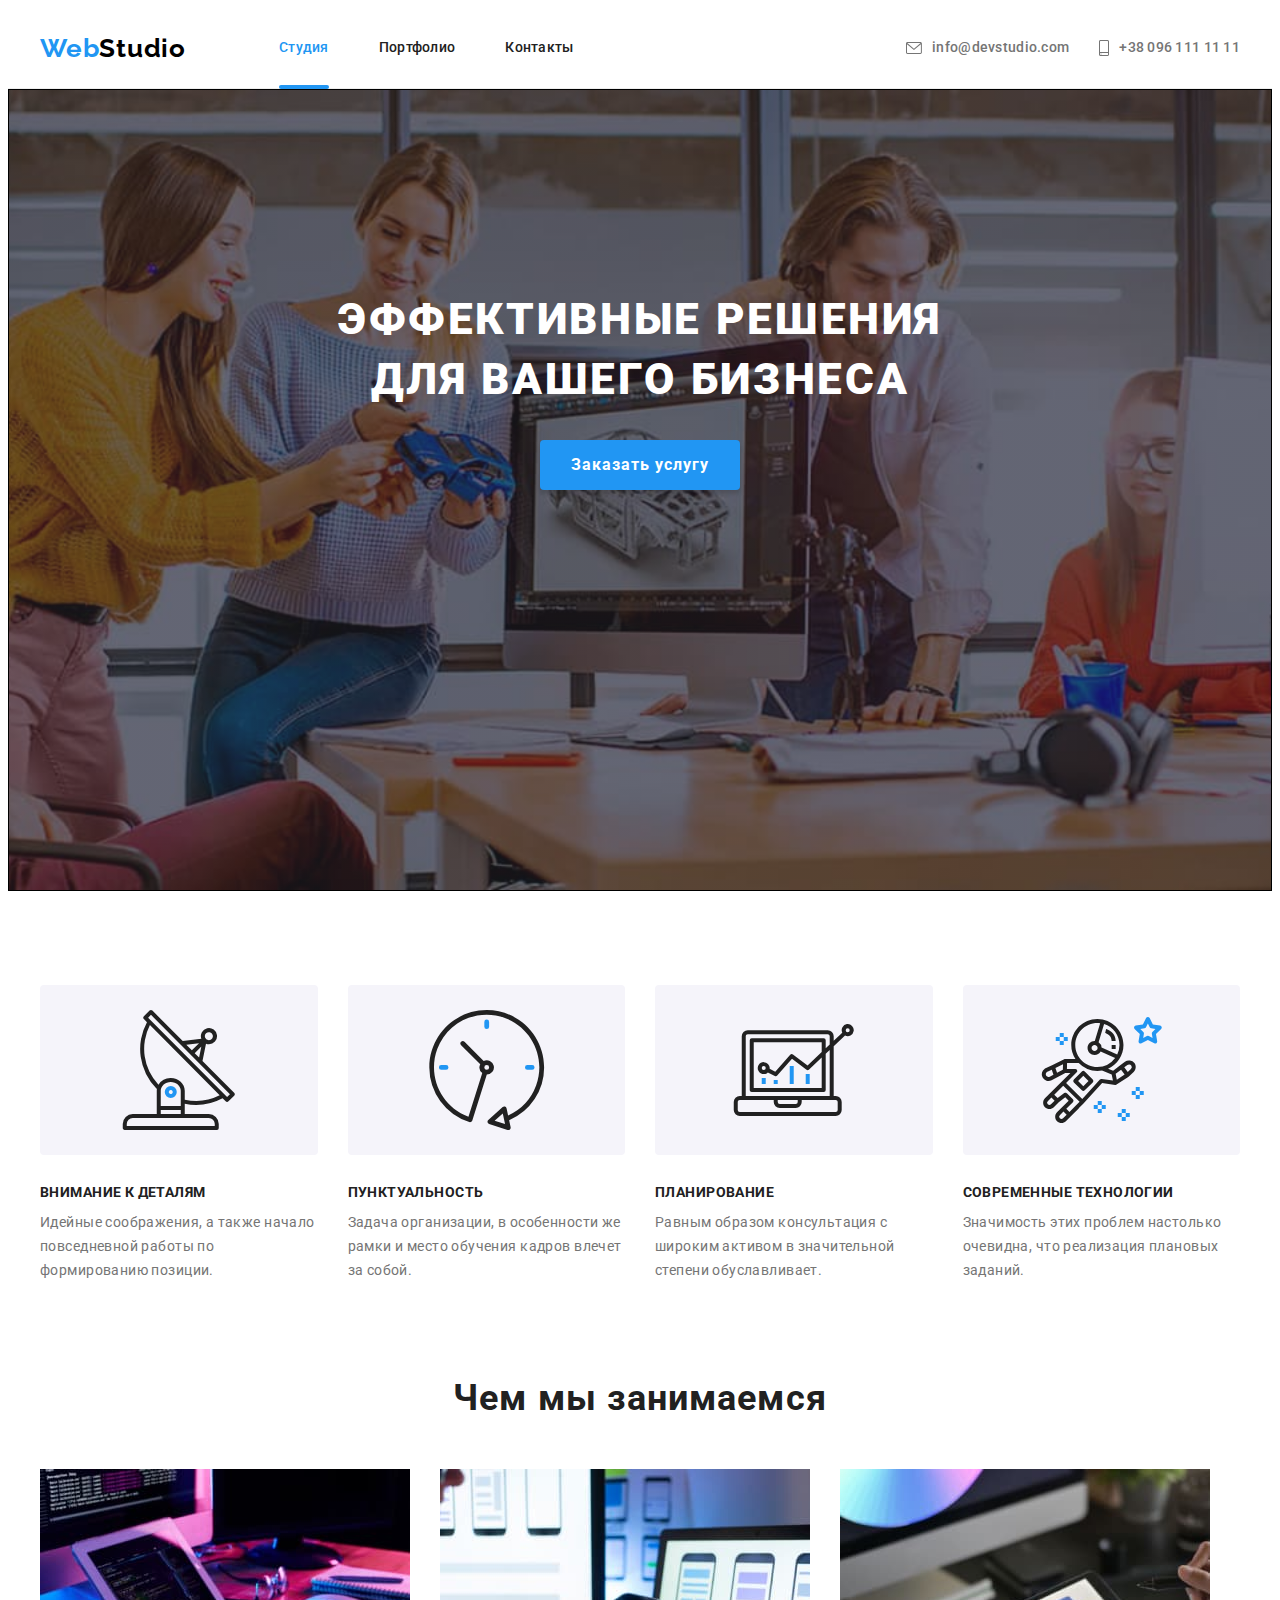
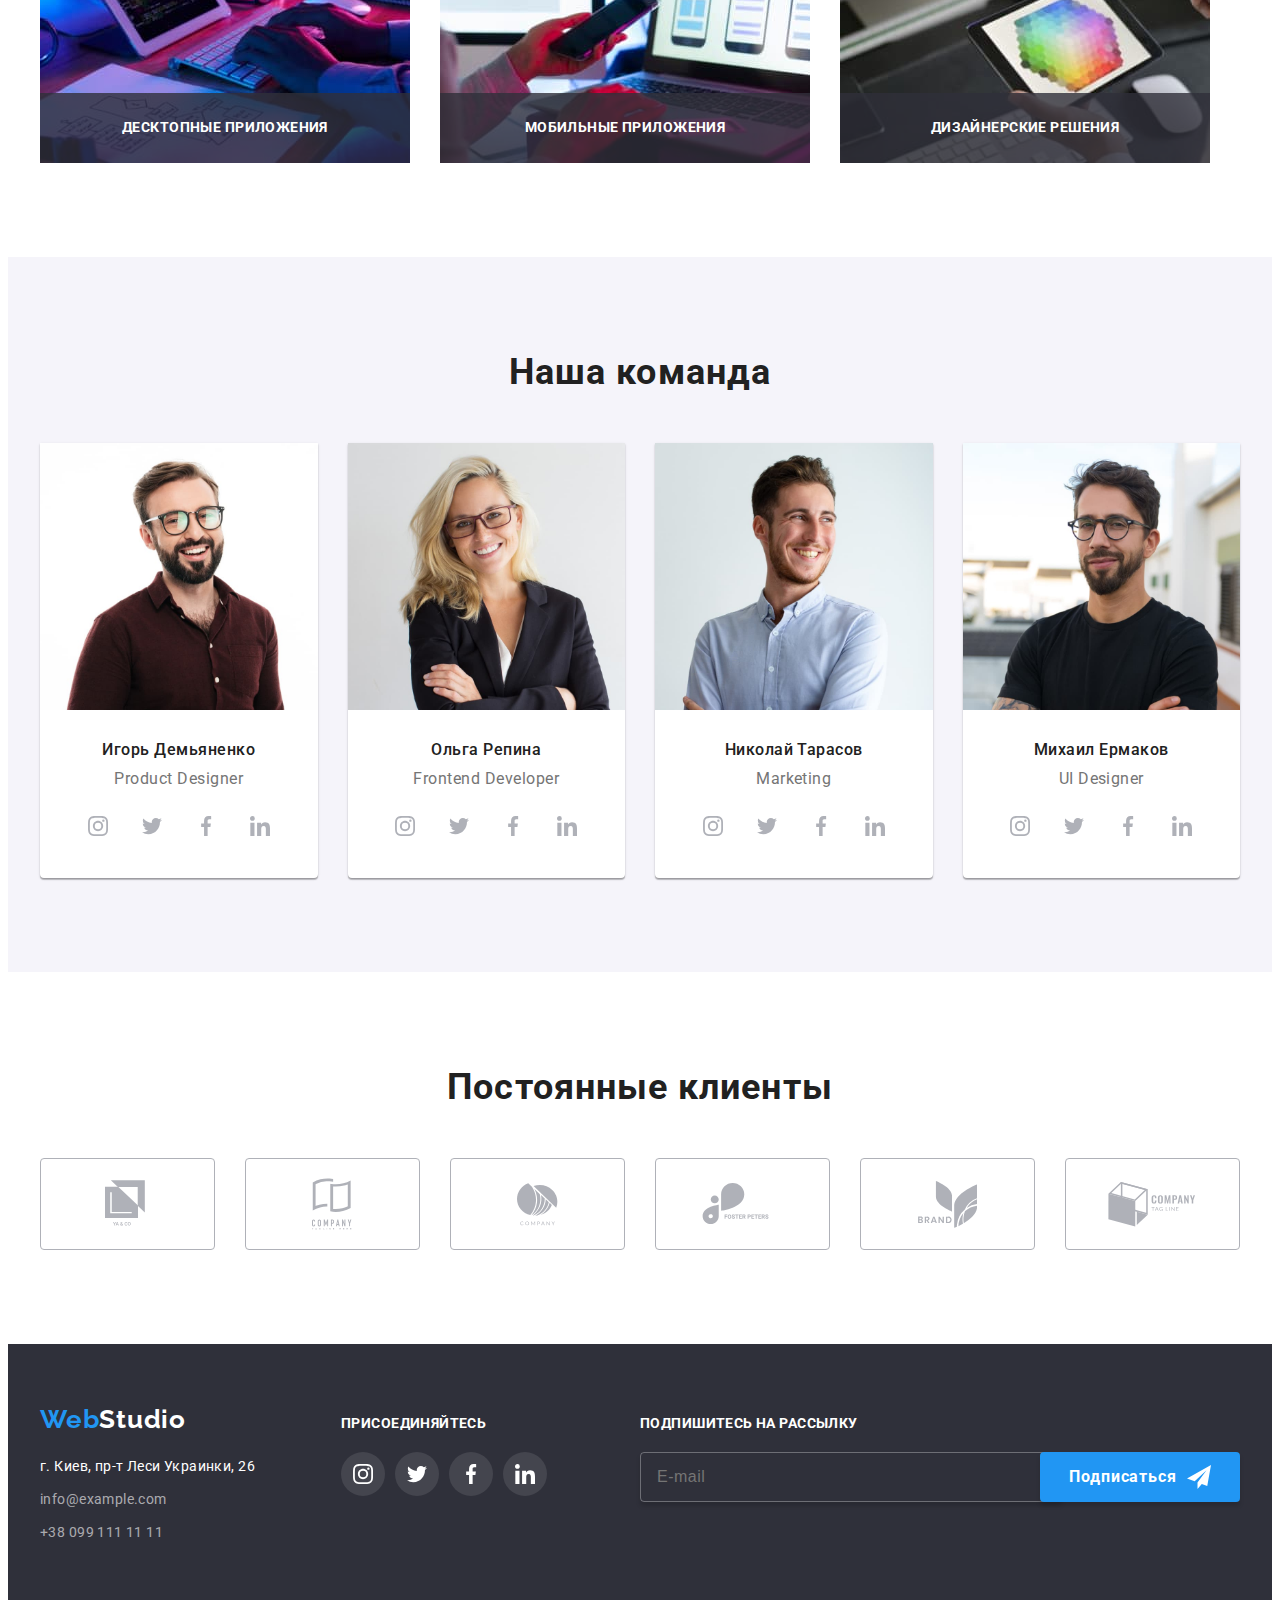
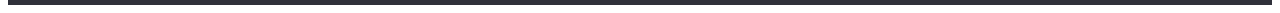
<file: index.html>
<!DOCTYPE html>
<html lang="ru">
  <head>
    <meta charset="UTF-8" />
    <meta name="viewport" content="width=device-width, initial-scale=1.0" />
    <title>Студия</title>
    <link
      rel="stylesheet"
      href="https://cdnjs.cloudflare.com/ajax/libs/modern-normalize/1.0.0/modern-normalize.min.css"
      integrity="sha512-ISS7cAi1PEhQ8jnbJpJZMd29NlhNj4AWYyLOSp2CE/CsHxTCu+r+t0D2yoJudVrd0/8fTVPUVDzY5Tvli75u/g=="
      crossorigin="anonymous"
    />
    <link rel="preconnect" href="https://fonts.gstatic.com" />
    <link
      href="https://fonts.googleapis.com/css2?family=Raleway:wght@700&family=Roboto:wght@400;500;700;900&display=swap"
      rel="stylesheet"
    />
    <link rel="stylesheet" href="./css/styles.css" />
  </head>

  <body>
    <!-- Шапка -->
    <header class="site-header">
      <div class="container">
        <nav class="site-nav">
          <a href="./index.html" class="logo"
            ><span class="logo-start">Web</span>Studio</a
          >
          <ul class="nav-list list">
            <li class="item">
              <a href="./index.html" class="nav-link current">Студия</a>
            </li>
            <li class="item">
              <a href="./portfolio.html" class="nav-link">Портфолио</a>
            </li>
            <li class="item"><a href="#" class="nav-link">Контакты</a></li>
          </ul>
        </nav>
        <ul class="header-contact list">
          <li class="item">
            <a href="mailto:info@devstudio.com" class="contact-link email">
              <svg class="link-icon" width="16" height="12">
                <use href="./images/sprite.svg#icon-envelope"></use>
              </svg>
              <span>info@devstudio.com</span>
            </a>
          </li>
          <li class="item">
            <a href="tel:+380961111111" class="contact-link phone">
              <svg class="link-icon" width="10" height="16">
                <use href="./images/sprite.svg#icon-smartphone"></use>
              </svg>
              <span>+38 096 111 11 11</span>
            </a>
          </li>
        </ul>
      </div>
    </header>

    <main>
      <!-- Герой -->
      <section class="section hero">
        <div class="overlay">
          <div class="title-container">
            <h1 class="hero-title">Эффективные решения для вашего бизнеса</h1>
          </div>
          <button class="main-button hero-button" type="button" data-modal-open>
            Заказать услугу
          </button>
        </div>
      </section>

      <!-- Секция преимуществ -->
      <section class="section features">
        <div class="container">
          <h2 class="section-title visually-hidden">Наши преимущества</h2>
          <ul class="feature-items list">
            <li class="item">
              <svg class="feature-icon" width="70" height="70">
                <use href="./images/sprite.svg#icon-antenna"></use>
              </svg>
              <h3 class="feature-heading">Внимание к деталям</h3>
              <p class="feature-details">
                Идейные соображения, а также начало повседневной работы по
                формированию позиции.
              </p>
            </li>
            <li class="item">
              <svg class="feature-icon" width="70" height="70">
                <use href="./images/sprite.svg#icon-clock"></use>
              </svg>
              <h3 class="feature-heading">Пунктуальность</h3>
              <p class="feature-details">
                Задача организации, в особенности же рамки и место обучения
                кадров влечет за собой.
              </p>
            </li>
            <li class="item">
              <svg class="feature-icon" width="70" height="70">
                <use href="./images/sprite.svg#icon-diagram"></use>
              </svg>
              <h3 class="feature-heading">Планирование</h3>
              <p class="feature-details">
                Равным образом консультация с широким активом в значительной
                степени обуславливает.
              </p>
            </li>
            <li class="item">
              <svg class="feature-icon" width="70" height="70">
                <use href="./images/sprite.svg#icon-astronaut"></use>
              </svg>
              <h3 class="feature-heading">Современные технологии</h3>
              <p class="feature-details">
                Значимость этих проблем настолько очевидна, что реализация
                плановых заданий.
              </p>
            </li>
          </ul>
        </div>
      </section>

      <!-- Секция Чем мы занимаемся -->
      <section class="section business">
        <div class="container">
          <h2 class="section-title">Чем мы занимаемся</h2>
          <ul class="business-items list">
            <li class="item">
              <div class="business-thumb">
                <img
                  class="photo"
                  src="./images/img-our-business1.jpg"
                  alt="Разработчик десктопных приложений за работой"
                  width="370"
                />
                <div class="title-overlay">
                  <p class="business-title">Десктопные приложения</p>
                </div>
              </div>
            </li>
            <li class="item">
              <div class="business-thumb">
                <img
                  class="photo"
                  src="./images/img-our-business2.jpg"
                  alt="Разработчик мобильных приложений за работой"
                  width="370"
                />
                <div class="title-overlay">
                  <p class="business-title">Мобильные приложения</p>
                </div>
              </div>
            </li>
            <li class="item">
              <div class="business-thumb">
                <img
                  class="photo"
                  src="./images/img-our-business3.jpg"
                  alt="Дизайнер за работой"
                  width="370"
                />
                <div class="title-overlay">
                  <p class="business-title">Дизайнерские решения</p>
                </div>
              </div>
            </li>
          </ul>
        </div>
      </section>

      <!-- Секция Наша команда -->
      <section class="section team">
        <div class="container">
          <h2 class="section-title">Наша команда</h2>
          <ul class="team-members list">
            <li class="item">
              <img
                class="photo"
                src="./images/photo-igor-demyanenko.jpg"
                alt="Фото нашего сотрудника (Игорь)"
                width="270"
              />
              <h3 class="team-member">Игорь Демьяненко</h3>
              <p class="team-position">Product Designer</p>
              <ul class="social-links list">
                <li class="item">
                  <a href="" class="social-link">
                    <svg class="social-icon" width="20" height="20">
                      <use href="./images/sprite.svg#icon-instagram"></use>
                    </svg>
                  </a>
                </li>
                <li class="item">
                  <a href="" class="social-link">
                    <svg class="social-icon" width="20" height="20">
                      <use href="./images/sprite.svg#icon-twitter"></use>
                    </svg>
                  </a>
                </li>
                <li class="item">
                  <a href="" class="social-link">
                    <svg class="social-icon" width="20" height="20">
                      <use href="./images/sprite.svg#icon-facebook"></use>
                    </svg>
                  </a>
                </li>
                <li class="item">
                  <a href="" class="social-link">
                    <svg class="social-icon" width="20" height="20">
                      <use href="./images/sprite.svg#icon-linkedin"></use>
                    </svg>
                  </a>
                </li>
              </ul>
            </li>
            <li class="item">
              <img
                class="photo"
                src="./images/photo-olga-repina.jpg"
                alt="Фото нашего сотрудника (Ольга)"
                width="270"
              />
              <h3 class="team-member">Ольга Репина</h3>
              <p class="team-position">Frontend Developer</p>
              <ul class="social-links list">
                <li class="item">
                  <a href="" class="social-link">
                    <svg class="social-icon" width="20" height="20">
                      <use href="./images/sprite.svg#icon-instagram"></use>
                    </svg>
                  </a>
                </li>
                <li class="item">
                  <a href="" class="social-link">
                    <svg class="social-icon" width="20" height="20">
                      <use href="./images/sprite.svg#icon-twitter"></use>
                    </svg>
                  </a>
                </li>
                <li class="item">
                  <a href="" class="social-link">
                    <svg class="social-icon" width="20" height="20">
                      <use href="./images/sprite.svg#icon-facebook"></use>
                    </svg>
                  </a>
                </li>
                <li class="item">
                  <a href="" class="social-link">
                    <svg class="social-icon" width="20" height="20">
                      <use href="./images/sprite.svg#icon-linkedin"></use>
                    </svg>
                  </a>
                </li>
              </ul>
            </li>
            <li class="item">
              <img
                class="photo"
                src="./images/photo-nikolay-tarasov.jpg"
                alt="Фото нашего сотрудника (Николай)"
                width="270"
              />
              <h3 class="team-member">Николай Тарасов</h3>
              <p class="team-position">Marketing</p>
              <ul class="social-links list">
                <li class="item">
                  <a href="" class="social-link">
                    <svg class="social-icon" width="20" height="20">
                      <use href="./images/sprite.svg#icon-instagram"></use>
                    </svg>
                  </a>
                </li>
                <li class="item">
                  <a href="" class="social-link">
                    <svg class="social-icon" width="20" height="20">
                      <use href="./images/sprite.svg#icon-twitter"></use>
                    </svg>
                  </a>
                </li>
                <li class="item">
                  <a href="" class="social-link">
                    <svg class="social-icon" width="20" height="20">
                      <use href="./images/sprite.svg#icon-facebook"></use>
                    </svg>
                  </a>
                </li>
                <li class="item">
                  <a href="" class="social-link">
                    <svg class="social-icon" width="20" height="20">
                      <use href="./images/sprite.svg#icon-linkedin"></use>
                    </svg>
                  </a>
                </li>
              </ul>
            </li>
            <li class="item">
              <img
                class="photo"
                src="./images/photo-mikhail-yermakov.jpg"
                alt="Фото нашего сотрудника (Михаил)"
                width="270"
              />
              <h3 class="team-member">Михаил Ермаков</h3>
              <p class="team-position">UI Designer</p>
              <ul class="social-links list">
                <li class="item">
                  <a href="" class="social-link">
                    <svg class="social-icon" width="20" height="20">
                      <use href="./images/sprite.svg#icon-instagram"></use>
                    </svg>
                  </a>
                </li>
                <li class="item">
                  <a href="" class="social-link">
                    <svg class="social-icon" width="20" height="20">
                      <use href="./images/sprite.svg#icon-twitter"></use>
                    </svg>
                  </a>
                </li>
                <li class="item">
                  <a href="" class="social-link">
                    <svg class="social-icon" width="20" height="20">
                      <use href="./images/sprite.svg#icon-facebook"></use>
                    </svg>
                  </a>
                </li>
                <li class="item">
                  <a href="" class="social-link">
                    <svg class="social-icon" width="20" height="20">
                      <use href="./images/sprite.svg#icon-linkedin"></use>
                    </svg>
                  </a>
                </li>
              </ul>
            </li>
          </ul>
        </div>
      </section>
    </main>

    <!-- Секция Постоянные клиенты -->
    <section class="section clients">
      <div class="container">
        <h2 class="section-title">Постоянные клиенты</h2>
        <ul class="client-list list">
          <li class="item">
            <a href="#" class="client-link">
              <svg class="link-icon" width="44" height="49">
                <use href="./images/sprite.svg#icon-logo-1"></use>
              </svg>
            </a>
          </li>
          <li class="item">
            <a href="#" class="client-link">
              <svg class="link-icon" width="40" height="52">
                <use href="./images/sprite.svg#icon-logo-2"></use>
              </svg>
            </a>
          </li>
          <li class="item">
            <a href="#" class="client-link">
              <svg class="link-icon" width="41" height="43">
                <use href="./images/sprite.svg#icon-logo-3"></use>
              </svg>
            </a>
          </li>
          <li class="item">
            <a href="#" class="client-link">
              <svg class="link-icon" width="80" height="42">
                <use href="./images/sprite.svg#icon-logo-4"></use>
              </svg>
            </a>
          </li>
          <li class="item">
            <a href="#" class="client-link">
              <svg class="link-icon" width="59" height="47">
                <use href="./images/sprite.svg#icon-logo-5"></use>
              </svg>
            </a>
          </li>
          <li class="item">
            <a href="#" class="client-link">
              <svg class="link-icon" width="88" height="45">
                <use href="./images/sprite.svg#icon-logo-6"></use>
              </svg>
            </a>
          </li>
        </ul>
      </div>
    </section>

    <!-- Подвал -->
    <footer class="site-footer">
      <div class="container">
        <div class="address-container">
          <a href="./index.html" class="logo"
            ><span class="logo-start">Web</span>Studio</a
          >
          <address class="address">
            <ul class="footer-contact list">
              <li class="item">г. Киев, пр-т Леси Украинки, 26</li>
              <li class="item">
                <a href="mailto:info@example.com" class="link">
                  info@example.com
                </a>
              </li>
              <li class="item">
                <a href="tel:+380991111111" class="link"> +38 099 111 11 11 </a>
              </li>
            </ul>
          </address>
        </div>
        <div class="social-container">
          <p class="join-text">присоединяйтесь</p>
          <ul class="social-links list">
            <li class="item">
              <a href="" class="social-link">
                <svg class="social-icon" width="20" height="20">
                  <use href="./images/sprite.svg#icon-instagram"></use>
                </svg>
              </a>
            </li>
            <li class="item">
              <a href="" class="social-link">
                <svg class="social-icon" width="20" height="20">
                  <use href="./images/sprite.svg#icon-twitter"></use>
                </svg>
              </a>
            </li>
            <li class="item">
              <a href="" class="social-link">
                <svg class="social-icon" width="20" height="20">
                  <use href="./images/sprite.svg#icon-facebook"></use>
                </svg>
              </a>
            </li>
            <li class="item">
              <a href="" class="social-link">
                <svg class="social-icon" width="20" height="20">
                  <use href="./images/sprite.svg#icon-linkedin"></use>
                </svg>
              </a>
            </li>
          </ul>
        </div>
        <div class="subscribe-container">
          <p class="join-text">Подпишитесь на рассылку</p>
          <form class="subscribe-form">
            <label class="subscribe-field">
              <input
                name="email"
                type="email"
                class="subscribe-email"
                placeholder="E-mail"
              />
            </label>
            <button class="main-button subscribe-submit" type="submit">
              <span>Подписаться</span>
              <svg class="subscribe-icon" width="24" height="24">
                <use href="./images/sprite.svg#icon-subscribe"></use>
              </svg>
            </button>
          </form>
        </div>
      </div>
    </footer>

    <!-- Разметка модального окна -->
    <div class="backdrop is-hidden" data-modal>
      <div class="modal">
        <p class="modal-text">Оставьте свои данные, мы вам перезвоним</p>

        <form class="modal-form">
          <label class="field">
            <span class="field-label">Имя</span>
            <div class="input-container">
              <svg class="field-icon" width="18" height="18">
                <use href="./images/sprite.svg#icon-person-form"></use>
              </svg>
              <input type="text" name="name" class="field-input" />
            </div>
          </label>
          <label class="field">
            <span class="field-label">Телефон</span>
            <div class="input-container">
              <svg class="field-icon" width="18" height="18">
                <use href="./images/sprite.svg#icon-phone-form"></use>
              </svg>
              <input type="tel" name="tel" class="field-input" />
            </div>
          </label>
          <label class="field">
            <span class="field-label">Почта</span>
            <div class="input-container">
              <svg class="field-icon" width="18" height="18">
                <use href="./images/sprite.svg#icon-email-form"></use>
              </svg>
              <input type="email" name="email" class="field-input" />
            </div>
          </label>

          <label class="field comment-field">
            <span class="field-label">Комментарий</span>
            <textarea
              name="comment"
              class="field-input modal-comment"
              rows="6"
              placeholder="Введите текст"
            ></textarea>
          </label>

          <label class="field checkbox-field">
            <input
              type="checkbox"
              name="licence"
              class="field-input checkbox visually-hidden"
            />
            <span class="field-label licence-declaration">
              Соглашаюсь с рассылкой и принимаю&nbsp;
              <a href="#" class="licence-link">Условия договора</a>
            </span>
          </label>

          <button class="main-button modal-submit" type="submit">
            Отправить
          </button>

          <button class="modal-close-btn button" type="button" data-modal-close>
            <svg class="modal-close-icon" width="18" height="18">
              <use href="./images/sprite.svg#icon-modal-close"></use>
            </svg>
          </button>
        </form>
      </div>
    </div>
    <script src="./js/modal.js"></script>
  </body>
</html>
</file>
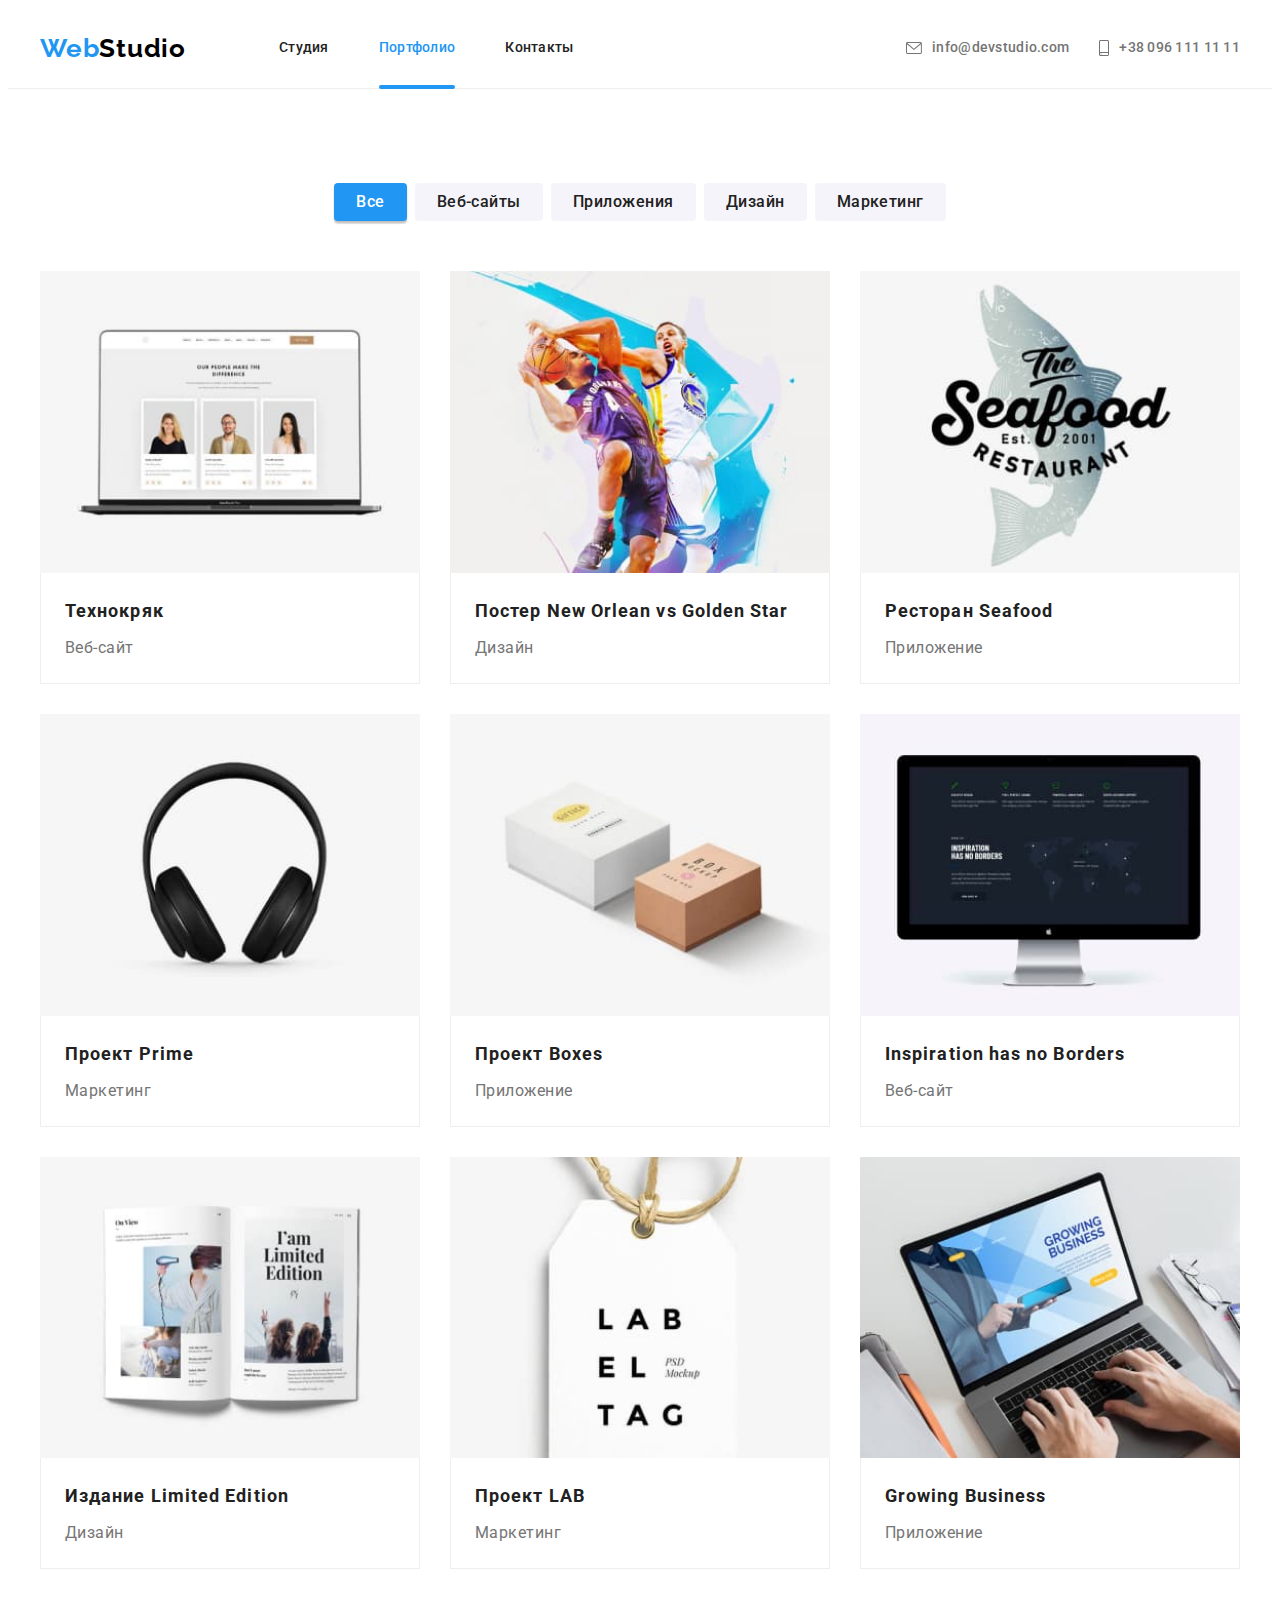
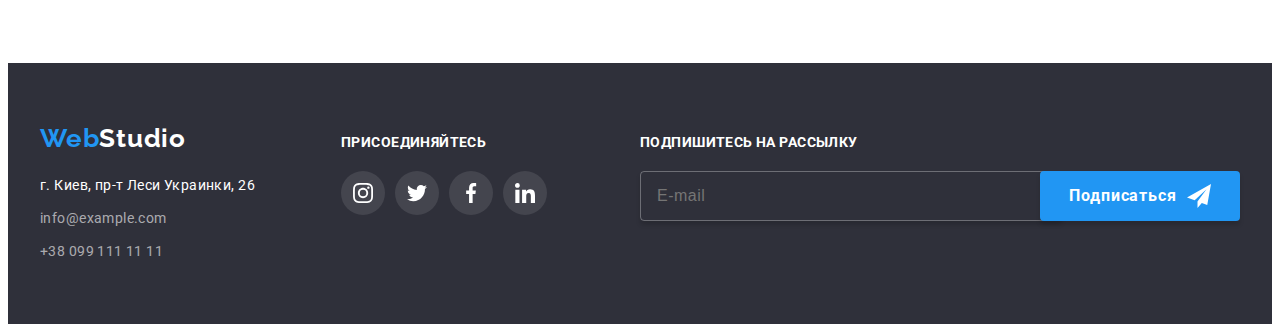
<file: portfolio.html>
<!DOCTYPE html>
<html lang="ru">
  <head>
    <meta charset="UTF-8" />
    <meta name="viewport" content="width=device-width, initial-scale=1.0" />
    <title>Студия</title>
    <link
      rel="stylesheet"
      href="https://cdnjs.cloudflare.com/ajax/libs/modern-normalize/1.0.0/modern-normalize.min.css"
      integrity="sha512-ISS7cAi1PEhQ8jnbJpJZMd29NlhNj4AWYyLOSp2CE/CsHxTCu+r+t0D2yoJudVrd0/8fTVPUVDzY5Tvli75u/g=="
      crossorigin="anonymous"
    />
    <link rel="preconnect" href="https://fonts.gstatic.com" />
    <link
      href="https://fonts.googleapis.com/css2?family=Raleway:wght@700&family=Roboto:wght@400;500;700;900&display=swap"
      rel="stylesheet"
    />
    <link rel="stylesheet" href="./css/styles.css" />
  </head>

  <body>
    <!-- Шапка -->
    <header class="site-header">
      <div class="container">
        <nav class="site-nav">
          <a href="./index.html" class="logo"
            ><span class="logo-start">Web</span>Studio</a
          >
          <ul class="nav-list list">
            <li class="item">
              <a href="./index.html" class="nav-link">Студия</a>
            </li>
            <li class="item">
              <a href="./portfolio.html" class="nav-link current">Портфолио</a>
            </li>
            <li class="item"><a href="#" class="nav-link">Контакты</a></li>
          </ul>
        </nav>
        <ul class="header-contact list">
          <li class="item">
            <a href="mailto:info@devstudio.com" class="contact-link email">
              <svg class="link-icon" width="16" height="12">
                <use href="./images/sprite.svg#icon-envelope"></use>
              </svg>
              <span>info@devstudio.com</span>
            </a>
          </li>
          <li class="item">
            <a href="tel:+380961111111" class="contact-link phone">
              <svg class="link-icon" width="10" height="16">
                <use href="./images/sprite.svg#icon-smartphone"></use>
              </svg>
              <span>+38 096 111 11 11</span>
            </a>
          </li>
        </ul>
      </div>
    </header>

    <main>
      <!-- Секция Наши работы -->
      <section class="section works">
        <div class="container">
          <h1 class="section-title visually-hidden">Наши работы</h1>
          <ul class="filter-container list">
            <li class="item">
              <button class="filter-button btn-active" type="button">
                Все
              </button>
            </li>
            <li class="item">
              <button class="filter-button" type="button">Веб-сайты</button>
            </li>
            <li class="item">
              <button class="filter-button" type="button">Приложения</button>
            </li>
            <li class="item">
              <button class="filter-button" type="button">Дизайн</button>
            </li>
            <li class="item">
              <button class="filter-button" type="button">Маркетинг</button>
            </li>
          </ul>

          <ul class="works-samples list">
            <li class="item">
              <a href="#" class="work-link">
                <div class="works-thumb">
                  <img
                    class="photo"
                    src="./images/img-portfolio-technocrack.jpg"
                    alt="Макбук с открытой веб-страницей"
                    width="370"
                  />
                  <div class="works-overlay">
                    <p class="work-details">
                      Технокряк это современная площадка распространения
                      коронавируса. Компании используют эту платформу для
                      цифрового шпионажа и атак на защищённые сервера
                      конкурентов.
                    </p>
                  </div>
                </div>
                <div class="work-meta">
                  <h2 class="work-name">Технокряк</h2>
                  <p class="work-category">Веб-сайт</p>
                </div>
              </a>
            </li>
            <li class="item">
              <a href="#" class="work-link">
                <div class="works-thumb">
                  <img
                    class="photo"
                    src="./images/img-portfolio-basketball.jpg"
                    alt="Два бескетболиста в борьбе за мяч"
                    width="370"
                  />

                  <div class="works-overlay">
                    <p class="work-details">
                      Lorem ipsum dolor sit amet consectetur, adipisicing elit.
                      Laborum natus corporis sapiente maiores at adipisci, quia
                      expedita possimus officiis.
                    </p>
                  </div>
                </div>
                <div class="work-meta">
                  <h2 class="work-name">Постер New Orlean vs Golden Star</h2>
                  <p class="work-category">Дизайн</p>
                </div>
              </a>
            </li>
            <li class="item">
              <a href="#" class="work-link">
                <div class="works-thumb">
                  <img
                    class="photo"
                    src="./images/img-portfolio-seafood.jpg"
                    alt="Логотип - название ресторана на фоне рыбы"
                    width="370"
                  />

                  <div class="works-overlay">
                    <p class="work-details">
                      Lorem ipsum dolor sit amet consectetur, adipisicing elit.
                      Laborum natus corporis sapiente maiores at adipisci, quia
                      expedita possimus officiis.
                    </p>
                  </div>
                </div>
                <div class="work-meta">
                  <h2 class="work-name">Ресторан Seafood</h2>
                  <p class="work-category">Приложение</p>
                </div>
              </a>
            </li>
            <li class="item">
              <a href="#" class="work-link">
                <div class="works-thumb">
                  <img
                    class="photo"
                    src="./images/img-portfolio-prime.jpg"
                    alt="Черные наушники на пустом фоне"
                    width="370"
                  />

                  <div class="works-overlay">
                    <p class="work-details">
                      Lorem ipsum dolor sit amet consectetur, adipisicing elit.
                      Laborum natus corporis sapiente maiores at adipisci, quia
                      expedita possimus officiis.
                    </p>
                  </div>
                </div>
                <div class="work-meta">
                  <h2 class="work-name">Проект Prime</h2>
                  <p class="work-category">Маркетинг</p>
                </div>
              </a>
            </li>
            <li class="item">
              <a href="#" class="work-link">
                <div class="works-thumb">
                  <img
                    class="photo"
                    src="./images/img-portfolio-boxes.jpg"
                    alt="Две коробки: белая и бежевая"
                    width="370"
                  />

                  <div class="works-overlay">
                    <p class="work-details">
                      Lorem ipsum dolor sit amet consectetur, adipisicing elit.
                      Laborum natus corporis sapiente maiores at adipisci, quia
                      expedita possimus officiis.
                    </p>
                  </div>
                </div>
                <div class="work-meta">
                  <h2 class="work-name">Проект Boxes</h2>
                  <p class="work-category">Приложение</p>
                </div>
              </a>
            </li>
            <li class="item">
              <a href="#" class="work-link">
                <div class="works-thumb">
                  <img
                    class="photo"
                    src="./images/img-portfolio-inspiration.jpg"
                    alt="Монитор с открытой веб-страницей"
                    width="370"
                  />

                  <div class="works-overlay">
                    <p class="work-details">
                      Lorem ipsum dolor sit amet consectetur, adipisicing elit.
                      Laborum natus corporis sapiente maiores at adipisci, quia
                      expedita possimus officiis.
                    </p>
                  </div>
                </div>
                <div class="work-meta">
                  <h2 class="work-name">Inspiration has no Borders</h2>
                  <p class="work-category">Веб-сайт</p>
                </div>
              </a>
            </li>
            <li class="item">
              <a href="#" class="work-link">
                <div class="works-thumb">
                  <img
                    class="photo"
                    src="./images/img-portfolio-limited.jpg"
                    alt="Раскрытый журнал"
                    width="370"
                  />

                  <div class="works-overlay">
                    <p class="work-details">
                      Lorem ipsum dolor sit amet consectetur, adipisicing elit.
                      Laborum natus corporis sapiente maiores at adipisci, quia
                      expedita possimus officiis.
                    </p>
                  </div>
                </div>
                <div class="work-meta">
                  <h2 class="work-name">Издание Limited Edition</h2>
                  <p class="work-category">Дизайн</p>
                </div>
              </a>
            </li>
            <li class="item">
              <a href="#" class="work-link">
                <div class="works-thumb">
                  <img
                    class="photo"
                    src="./images/img-portfolio-lab.jpg"
                    alt="Бирка с названием прокета"
                    width="370"
                  />

                  <div class="works-overlay">
                    <p class="work-details">
                      Lorem ipsum dolor sit amet consectetur, adipisicing elit.
                      Laborum natus corporis sapiente maiores at adipisci, quia
                      expedita possimus officiis.
                    </p>
                  </div>
                </div>
                <div class="work-meta">
                  <h2 class="work-name">Проект LAB</h2>
                  <p class="work-category">Маркетинг</p>
                </div>
              </a>
            </li>
            <li class="item">
              <a href="#" class="work-link">
                <div class="works-thumb">
                  <img
                    class="photo"
                    src="./images/img-portfolio-growing.jpg"
                    alt="Ноутбук с открытой веб-страницей"
                    width="370"
                  />

                  <div class="works-overlay">
                    <p class="work-details">
                      Lorem ipsum dolor sit amet consectetur, adipisicing elit.
                      Laborum natus corporis sapiente maiores at adipisci, quia
                      expedita possimus officiis.
                    </p>
                  </div>
                </div>
                <div class="work-meta">
                  <h2 class="work-name">Growing Business</h2>
                  <p class="work-category">Приложение</p>
                </div>
              </a>
            </li>
          </ul>
        </div>
      </section>
    </main>

    <!-- Подвал -->
    <footer class="site-footer">
      <div class="container">
        <div>
          <a href="./index.html" class="logo"
            ><span class="logo-start">Web</span>Studio</a
          >
          <address class="address">
            <ul class="footer-contact list">
              <li class="item">г. Киев, пр-т Леси Украинки, 26</li>
              <li class="item">
                <a href="mailto:info@example.com" class="link">
                  info@example.com
                </a>
              </li>
              <li class="item">
                <a href="tel:+380991111111" class="link"> +38 099 111 11 11 </a>
              </li>
            </ul>
          </address>
        </div>
        <div class="social-container">
          <p class="join-text">присоединяйтесь</p>
          <ul class="social-links list">
            <li class="item">
              <a href="" class="social-link">
                <svg class="social-icon" width="20" height="20">
                  <use href="./images/sprite.svg#icon-instagram"></use>
                </svg>
              </a>
            </li>
            <li class="item">
              <a href="" class="social-link">
                <svg class="social-icon" width="20" height="20">
                  <use href="./images/sprite.svg#icon-twitter"></use>
                </svg>
              </a>
            </li>
            <li class="item">
              <a href="" class="social-link">
                <svg class="social-icon" width="20" height="20">
                  <use href="./images/sprite.svg#icon-facebook"></use>
                </svg>
              </a>
            </li>
            <li class="item">
              <a href="" class="social-link">
                <svg class="social-icon" width="20" height="20">
                  <use href="./images/sprite.svg#icon-linkedin"></use>
                </svg>
              </a>
            </li>
          </ul>
        </div>
        <div class="subscribe-container">
          <p class="join-text">Подпишитесь на рассылку</p>
          <form class="subscribe-form">
            <label class="subscribe-field">
              <input
                name="email"
                type="email"
                class="subscribe-email"
                placeholder="E-mail"
              />
            </label>
            <button class="main-button subscribe-submit" type="submit">
              <span>Подписаться</span>
              <svg class="subscribe-icon" width="24" height="24">
                <use href="./images/sprite.svg#icon-subscribe"></use>
              </svg>
            </button>
          </form>
        </div>
      </div>
    </footer>
  </body>
</html>
</file>
<file: css/styles.css>
/* Палитра цветов макета */
:root {
  --main-bg-color: #ffffff;
  --dark-bg-color: #2f303a;
  --pale-bg-color: #f5f4fa;
  --hero-bg-color: #c4c4c4;
  --overlay-shading-color: rgba(47, 48, 58, 0.4);
  --overlay-text-color: rgba(47, 48, 58, 0.8);
  --overlay-portfolio-color: rgba(33, 150, 243, 0.9);
  --overlay-backdrop-color: rgba(0, 0, 0, 0.2);
  --btn-bg-color: #f5f4fa;
  --primary-text-color: #757575;
  --inverse-text-color: #ffffff;
  --title-text-color: #212121;
  --nav-link-color: #212121;
  --logo-black-color: #000000;
  --footer-address-color: rgba(255, 255, 255, 0.6);
  --footer-social-color: rgba(255, 255, 255, 0.1);
  --accent-color: #2196f3;
  --border-color: #eeeeee;
  --border-black-color: #000000;
  --border-modal-btn: rgba(0, 0, 0, 0.1);
  --border-input-color: rgba(33, 33, 33, 0.2);
  --modal-placeholder-text-color: rgba(117, 117, 117, 0.5);
  --icon-color: #afb1b8;
}

/*-------Общие стили-------*/

/* Общие объявления */

body {
  background-color: var(--main-bg-color);
  color: var(--primary-text-color);

  font-family: Roboto, sans-serif;
  font-style: normal;
}

.container {
  margin-left: auto;
  margin-right: auto;
  width: 1200px;
  padding-left: 15px;
  padding-right: 15px;
}

.section {
  padding-top: 94px;
  padding-bottom: 94px;
}

.list {
  list-style: none;
  padding: 0;
  margin: 0;
}

.social-link {
  display: flex;
  justify-content: center;
  align-items: center;
  height: 44px;
  width: 44px;
  border-radius: 50%;

  transition: background-color 250ms cubic-bezier(0.4, 0, 0.2, 1),
    color 250ms cubic-bezier(0.4, 0, 0.2, 1);
}

.visually-hidden {
  position: absolute;
  clip: rect(0 0 0 0);
  width: 1px;
  height: 1px;
  margin: -1px;
}

/* Логотип */

.logo {
  text-decoration: none;
  font-family: Raleway, sans-serif;
  font-weight: 700;
  font-size: 26px;
  line-height: 1.19;
  letter-spacing: 0.03em;
}

header .logo {
  color: var(--logo-black-color);
}

footer .logo {
  display: inline-block;
  color: var(--inverse-text-color);
  margin-bottom: 20px;
}

.logo-start {
  color: var(--accent-color);
}

/* Шапка */

.site-header .container {
  display: flex;
  align-items: center;
}

.site-nav {
  display: flex;
  align-items: center;
  margin-right: auto;
}

.nav-list {
  display: flex;
}

.nav-list > .item + .item {
  margin-left: 50px;
}

.nav-list > .item:first-child {
  margin-left: 93px;
}

.header-contact {
  display: flex;
}

.header-contact > .item + .item {
  margin-left: 30px;
}

.nav-list .nav-link {
  display: block;
  padding-top: 32px;
  padding-bottom: 32px;

  color: var(--nav-link-color);

  text-decoration: none;
  font-weight: 500;
  font-size: 14px;
  line-height: 1.14;
  letter-spacing: 0.02em;

  transition: color 250ms cubic-bezier(0.4, 0, 0.2, 1);
}

.site-header .contact-link {
  display: flex;
  align-items: center;
  padding-top: 32px;
  padding-bottom: 32px;

  color: var(--primary-text-color);

  text-decoration: none;
  font-weight: 500;
  font-size: 14px;
  line-height: 1.14;
  letter-spacing: 0.02em;

  transition: color 250ms cubic-bezier(0.4, 0, 0.2, 1);
}

.site-header .link-icon {
  margin-right: 10px;
}

/* Реализация иконок с помощью псевдоэлемента ::before */
/*.site-header .contact-link::before {
  display: inline-flex;
  height: 16px;
  margin-right: 10px;
  content: '';
  background-repeat: no-repeat;
  background-position: bottom right;
}

.contact-link.phone::before {
  width: 12px;
  background-image: url(../images/svg/smartphone.svg);
}

.contact-link.email::before {
  width: 16px;
  background-image: url(../images/svg/envelope.svg); 
} */

.nav-link.current {
  position: relative;
  color: var(--accent-color);
}

.nav-link.current::after {
  content: '';
  position: absolute;
  width: 100%;
  height: 4px;
  left: 0;
  bottom: -1px;

  background-color: var(--accent-color);
  border-radius: 2px;
}

.nav-link:hover,
.nav-link:focus,
.contact-link:hover,
.contact-link:focus {
  color: var(--accent-color);
  cursor: pointer;
}

.link-icon {
  fill: currentColor;
}

.site-header {
  border-bottom: 1px solid var(--border-color);
}

/* Подвал */

.site-footer {
  padding-top: 60px;
  padding-bottom: 60px;
  background-color: var(--dark-bg-color);
}

.site-footer .container {
  display: flex;
  align-items: baseline;
}

.site-footer .social-links {
  display: flex;
}

.social-container {
  margin-left: 70px;
}

.social-container .item.item:not(:last-child) {
  margin-right: 10px;
}

.social-container .social-link {
  background-color: var(--footer-social-color);
  color: var(--inverse-text-color);
}

.social-container .social-icon {
  fill: currentColor;
}

.social-container .social-link:hover,
.social-container .social-link:focus {
  background-color: var(--accent-color);
}

.join-text {
  margin-top: 0;
  margin-bottom: 20px;

  color: var(--inverse-text-color);

  font-weight: 700;
  font-size: 14px;
  line-height: 1.14;
  letter-spacing: 0.03em;
  text-transform: uppercase;
}

.address {
  min-width: 231px;

  color: var(--inverse-text-color);

  font-style: inherit;
  font-weight: 400;
  font-size: 14px;
  line-height: 1.71;
  letter-spacing: 0.03em;
}

.footer-contact .link {
  color: var(--footer-address-color);
  text-decoration: none;
}

.footer-contact .item + .item {
  margin-top: 9px;
}

.subscribe-container {
  flex-grow: 1;
  margin-left: 93px;
}

.subscribe-form {
  display: flex;
}

.subscribe-field {
  display: inline-block;
  flex-grow: 1;
  margin-right: 12px;
}

.subscribe-email {
  display: inline-block;
  width: 100%;
  padding: 14px 16px;

  border-radius: 4px;
  border: 1px solid rgba(255, 255, 255, 0.3);
  background-color: transparent;
  box-shadow: 0px 4px 4px rgba(0, 0, 0, 0.15);

  font-weight: 400;
  font-size: 16px;
  line-height: 1.25;
  letter-spacing: 0.03em;

  color: rgba(255, 255, 255, 0.6);
}

.subscribe-icon {
  fill: currentColor;
  margin-left: 10px;
}

/* -------Стили для страницы Студия------- */

/* Герой */

.section.hero {
  padding-top: 0;
  padding-bottom: 0;

  background-color: var(--hero-bg-color);
}

.overlay {
  height: 600px;
  max-width: 1600px;
  margin-left: auto;
  margin-right: auto;
  padding-top: 200px;

  border: 1px solid var(--border-black-color);
  background-image: linear-gradient(
      to right,
      var(--overlay-shading-color),
      var(--overlay-shading-color)
    ),
    url(../images/background.jpg);
  background-size: cover;
  background-position: center;
  background-repeat: no-repeat;

  text-align: center;
}

.hero .title-container {
  max-width: 700px;
  margin-left: auto;
  margin-right: auto;
  margin-bottom: 30px;
}

.hero-title {
  margin: 0;

  color: var(--inverse-text-color);

  font-weight: 900;
  font-size: 44px;
  line-height: 1.36;
  letter-spacing: 0.06em;
  text-transform: uppercase;
}

.main-button {
  display: inline-flex;
  justify-content: center;
  align-items: center;
  min-width: 200px;
  padding: 10px 20px;

  background-color: var(--accent-color);
  color: var(--inverse-text-color);
  border-radius: 4px;
  border: none;

  box-shadow: 0px 4px 4px rgba(0, 0, 0, 0.15);

  font-family: inherit;
  font-weight: 700;
  font-size: 16px;
  line-height: 1.87;
  text-align: center;
  letter-spacing: 0.06em;
}

.main-button:hover {
  cursor: pointer;
}

/* Секция преимуществ */

.feature-items {
  display: flex;
}

.feature-items .item {
  flex-basis: calc((100% - 3 * 30px) / 4);
}

.feature-items .item:not(:last-child) {
  margin-right: 30px;
}

.feature-icon {
  display: block;
  width: 100%;
  height: 120px;
  padding: 25px 0;
  margin-bottom: 30px;

  background-color: var(--pale-bg-color);
  border-radius: 4px;
}

/* Реализация иконок с помощью псевдоэлемента ::before */
/* .feature-items .item::before {
  display: block;
  height: 120px;
  margin-bottom: 30px;
  content: '';
  background-repeat: no-repeat;
  background-position: center;
  background-color: var(--pale-bg-color);
}

.feature-items .item:nth-child(1):before {
  background-image: url(../images/svg/antenna.svg);
}

.feature-items .item:nth-child(2):before {
  background-image: url(../images/svg/clock.svg);
}

.feature-items .item:nth-child(3):before {
  background-image: url(../images/svg/diagram.svg);
}

.feature-items .item:nth-child(4):before {
  background-image: url(../images/svg/astronaut.svg);
} */

.feature-heading {
  margin-top: 0;
  margin-bottom: 10px;

  color: var(--title-text-color);

  font-weight: 700;
  font-size: 14px;
  line-height: 1.14;
  text-transform: uppercase;
  letter-spacing: 0.03em;
}

.feature-details {
  margin-top: 0;
  margin-bottom: 0;
  /* max-width: 270px; */

  font-weight: 400;
  font-size: 14px;
  line-height: 1.71;
  letter-spacing: 0.03em;
}

/* Секция Чем мы занимаемся */

.section.business {
  padding-top: 0;
}

.section-title {
  margin-top: 0;
  margin-bottom: 50px;

  color: var(--title-text-color);

  font-weight: 700;
  font-size: 36px;
  line-height: 1.17;
  text-align: center;
  letter-spacing: 0.03em;
}

.business-items {
  display: flex;
}

.business-items .photo {
  display: block;
  width: 100%;
}

.business-items .item:not(:last-child) {
  margin-right: 30px;
}

.business-thumb {
  position: relative;
  width: 100%;
  height: 100%;
}

.title-overlay {
  position: absolute;
  width: 100%;
  padding: 27px 0;
  bottom: 0;

  background-color: var(--overlay-text-color);
}

.business-title {
  margin: 0;

  color: var(--inverse-text-color);

  font-weight: 700;
  font-size: 14px;
  line-height: 1.14;
  text-align: center;
  letter-spacing: 0.03em;
  text-transform: uppercase;
}

/* Секция Наша команда */

.section.team {
  background-color: var(--pale-bg-color);
}

.team-members {
  display: flex;
}

.team-members > .item {
  border-radius: 0px 0px 4px 4px;
  background-color: var(--main-bg-color);
  box-shadow: 0px 1px 3px rgba(0, 0, 0, 0.12), 0px 1px 1px rgba(0, 0, 0, 0.14),
    0px 2px 1px rgba(0, 0, 0, 0.2);
}

.team-members > .item:not(:last-child) {
  margin-right: 30px;
}

.team-members .photo {
  display: block;
  width: 100%;
  margin-bottom: 30px;
}

.team-member {
  margin-top: 0;
  margin-bottom: 10px;

  color: var(--title-text-color);
  font-weight: 500;
  font-size: 16px;
  line-height: 1.19;
  text-align: center;
  letter-spacing: 0.03em;
}

.team-position {
  margin-top: 0;
  margin-bottom: 0;

  font-weight: 400;
  font-size: 16px;
  line-height: 1.19;
  text-align: center;
  letter-spacing: 0.03em;
}

.team-members .social-links {
  display: flex;
  justify-content: center;
  align-items: center;
  padding: 16px 0 30px;
}

.team-members .social-link {
  background-color: var(--main-bg-color);
  color: var(--icon-color);
}

.team-members .social-links .item:not(:last-child) {
  margin-right: 10px;
}

.team-members .social-icon {
  fill: currentColor;
}

.team-members .social-link:hover,
.team-members .social-link:focus {
  background-color: var(--accent-color);
  color: var(--inverse-text-color);
}

/* Секция Постоянные клиенты */

.client-list {
  display: flex;
}

.client-list .item {
  flex-basis: calc((100% - 5 * 30px) / 6);
}

.client-list .item:not(:last-child) {
  margin-right: 30px;
}

.client-list .client-link {
  display: flex;
  justify-content: center;
  align-items: center;
  height: 90px;

  border: 1px solid var(--icon-color);
  border-radius: 4px;
  color: var(--icon-color);

  outline-color: var(--accent-color);

  transition: border-color 250ms cubic-bezier(0.4, 0, 0.2, 1),
    color 250ms cubic-bezier(0.4, 0, 0.2, 1),
    filter 100ms cubic-bezier(0.4, 0, 0.2, 1);
}

.client-list .link-icon {
  fill: currentColor;
}

.client-list .client-link:hover,
.client-list .client-link:focus {
  border-color: var(--accent-color);
  color: var(--accent-color);
  cursor: pointer;
  filter: drop-shadow(2px 4px 4px rgba(0, 0, 0, 0.25));
}

/* -------Стили для страницы Портфолио------- */

/* Секция Примеры работ*/

.filter-container {
  display: flex;
  justify-content: center;
  margin-bottom: 50px;
}

.filter-button {
  display: inline-block;
  padding: 6px 22px;

  background-color: var(--btn-bg-color);
  color: var(--title-text-color);
  border-radius: 4px;
  border: none;
  outline: none;

  font-family: inherit;
  font-weight: 500;
  font-size: 16px;
  line-height: 1.62;
  text-align: center;
  letter-spacing: 0.03em;

  transition: background-color 250ms cubic-bezier(0.4, 0, 0.2, 1),
    color 250ms cubic-bezier(0.4, 0, 0.2, 1),
    box-shadow 250ms cubic-bezier(0.4, 0, 0.2, 1);
}

.filter-container .item:not(:last-child) {
  margin-right: 8px;
}

.filter-button.btn-active,
.filter-button:hover,
.filter-button:not(.btn-active):focus {
  background-color: var(--accent-color);
  color: var(--inverse-text-color);
  cursor: pointer;
  box-shadow: 0px 3px 1px rgba(0, 0, 0, 0.1), 0px 1px 2px rgba(0, 0, 0, 0.08),
    0px 2px 2px rgba(0, 0, 0, 0.12);
}

.filter-button.btn-active:focus {
  border: 2px solid black;
  margin: -2px -2px;
}

.works-samples {
  display: flex;
  flex-wrap: wrap;
}

.works-samples .item {
  flex-basis: calc((100% - 2 * 30px) / 3);
}

.works-samples .item:not(:nth-child(3n)) {
  margin-right: 30px;
}

.works-samples .item:not(:nth-last-child(-n + 3)) {
  margin-bottom: 30px;
}

.work-link:hover,
.work-link:focus {
  box-shadow: 0px 1px 1px rgba(0, 0, 0, 0.12), 0px 4px 4px rgba(0, 0, 0, 0.06),
    1px 4px 6px rgba(0, 0, 0, 0.16);
}

.work-link:hover .works-overlay,
.work-link:focus .works-overlay {
  transform: translateY(-100%);
}

.work-link {
  display: block;
  text-decoration: none;
  outline: none;
  cursor: pointer;

  transition: box-shadow 250ms cubic-bezier(0.4, 0, 0.2, 1);
}

.works-samples .photo {
  display: block;
  width: 100%;
}

.work-meta {
  padding: 20px 24px;
  border-right: 1px solid var(--border-color);
  border-bottom: 1px solid var(--border-color);
  border-left: 1px solid var(--border-color);
}

.work-name {
  margin-top: 0;
  margin-bottom: 4px;

  color: var(--title-text-color);
  font-weight: 700;
  font-size: 18px;
  line-height: 2;
  letter-spacing: 0.06em;
}

.work-category {
  margin-top: 0;
  margin-bottom: 0;

  color: var(--primary-text-color);
  font-weight: 400;
  font-size: 16px;
  line-height: 1.87;
  letter-spacing: 0.03em;
}

.works-thumb {
  position: relative;
  width: 100%;
  height: 100%;
  overflow: hidden;
}

.works-overlay {
  position: absolute;
  display: flex;
  align-items: center;
  width: 100%;
  height: 100%;
  top: 100%;

  padding: 0 24px;

  background-color: var(--overlay-portfolio-color);

  transition: transform 250ms cubic-bezier(0.4, 0, 0.2, 1);
}

.work-details {
  padding: 0;

  color: var(--inverse-text-color);

  font-weight: 400;
  font-size: 18px;
  line-height: 1.56;
  letter-spacing: 0.03em;
}

/* Модальное окно */

.backdrop {
  position: fixed;
  left: 0;
  top: 0;
  width: 100%;
  height: 100%;

  opacity: 1;
  background-color: var(--overlay-backdrop-color);

  transition: opacity 250ms cubic-bezier(0.4, 0, 0.2, 1);
}

.backdrop.is-hidden {
  opacity: 0;
  pointer-events: none;
  /* visibility: hidden; */
}

.backdrop.is-hidden .modal {
  /* transform: scale(0.9) translate(-50%, -50%);*/
  transform: translate(-50%, -150%);
}

.modal {
  position: absolute;
  width: 528px;
  left: 50%;
  top: 50%;
  transform: translate(-50%, -50%);
  padding: 40px;

  border-radius: 4px;
  background-color: var(--main-bg-color);

  transition: transform 250ms cubic-bezier(0.4, 0, 0.2, 1);
  /* transform: scale(1) translate(-50%, -50%);
  transition: transform 250ms cubic-bezier(0.4, 0, 0.2, 1); */

  box-shadow: 0px 1px 3px rgba(0, 0, 0, 0.12), 0px 1px 1px rgba(0, 0, 0, 0.14),
    0px 2px 1px rgba(0, 0, 0, 0.2);
}

.modal-close-btn {
  position: absolute;
  display: flex;
  justify-content: center;
  align-items: center;
  padding: 0;
  top: 8px;
  right: 8px;
  height: 30px;
  width: 30px;

  color: var(--logo-black-color);
  border: 1px solid var(--border-modal-btn);
  border-radius: 50%;
  background-color: var(--main-bg-color);

  transition: color 250ms cubic-bezier(0.4, 0, 0.2, 1);
}

.modal-close-icon {
  fill: currentColor;
}

.modal-close-btn:hover,
.modal-close-btn:focus {
  color: var(--accent-color);
  cursor: pointer;
}

.modal-text {
  margin: 0 0 12px;

  font-weight: 700;
  font-size: 20px;
  line-height: 1.15;
  text-align: center;
  letter-spacing: 0.03em;

  color: var(--title-text-color);
}

.modal-form {
  display: flex;
  flex-direction: column;
}

.field {
  display: block;
  margin-bottom: 10px;
}

.comment-field {
  margin-bottom: 20px;
}

.field-label {
  display: inline-block;
  margin-bottom: 4px;
  font-weight: 400;
  font-size: 12px;
  line-height: 1.17;
  letter-spacing: 0.01em;

  color: var(--primary-text-color);
}

.input-container {
  position: relative;
}

.field-icon {
  position: absolute;
  left: 12px;
  top: 50%;
  transform: translateY(-50%);

  transition: fill 250ms cubic-bezier(0.4, 0, 0.2, 1);
}

.field-input {
  display: block;
  width: 100%;
  padding: 12px 24px 12px 42px;

  outline: none;
  border: 1px solid var(--border-input-color);
  border-radius: 4px;
  color: var(--title-text-color);

  font-weight: 400;
  font-size: 14px;
  line-height: 1.14;
  letter-spacing: 0.01em;

  transition: border-color 250ms cubic-bezier(0.4, 0, 0.2, 1);
}

.modal-comment {
  resize: none;
  padding: 12px 16px;
}

.modal-comment::placeholder {
  font-size: 12px;
  line-height: 1.17;

  color: var(--modal-placeholder-text-color);
}

.field:focus-within .field-input {
  border-color: var(--accent-color);
}

.field:focus-within .field-icon {
  fill: var(--accent-color);
}

.licence-declaration,
.licence-link {
  margin-bottom: 0;
  font-weight: 400;
  font-size: 14px;
  line-height: 1.71;
  letter-spacing: 0.03em;

  color: var(--primary-text-color);
}

.licence-declaration {
  display: inline-flex;
  align-items: center;
}

.licence-link {
  display: inline-block;
  color: var(--accent-color);
}

.checkbox-field {
  margin-bottom: 30px;
}

.licence-declaration::before {
  display: inline-block;
  content: '';
  margin-right: 7px;
  width: 16px;
  height: 15px;

  border-radius: 2px;
  border: 2px solid var(--title-text-color);

  transition: border-color 250ms cubic-bezier(0.4, 0, 0.2, 1);
}

.checkbox:checked + .licence-declaration::before {
  border-color: transparent;
  background-color: var(--accent-color);
  background-position: center;
  background-size: contain;
  background-origin: border-box;
  background-image: url(../images/icon-check.svg);
}

.field-input.checkbox:focus + .licence-declaration::before,
.field-input.checkbox:hover + .licence-declaration::before {
  border-color: var(--accent-color);
}

.modal-submit {
  align-self: center;

  transition: background-color 250ms cubic-bezier(0.4, 0, 0.2, 1);
}

/* Уточнить по поводу цвета ховера кнопки модального окна */
.modal-submit:hover,
.modal-submit:focus {
  background-color: #188ce8;
}
</file>
